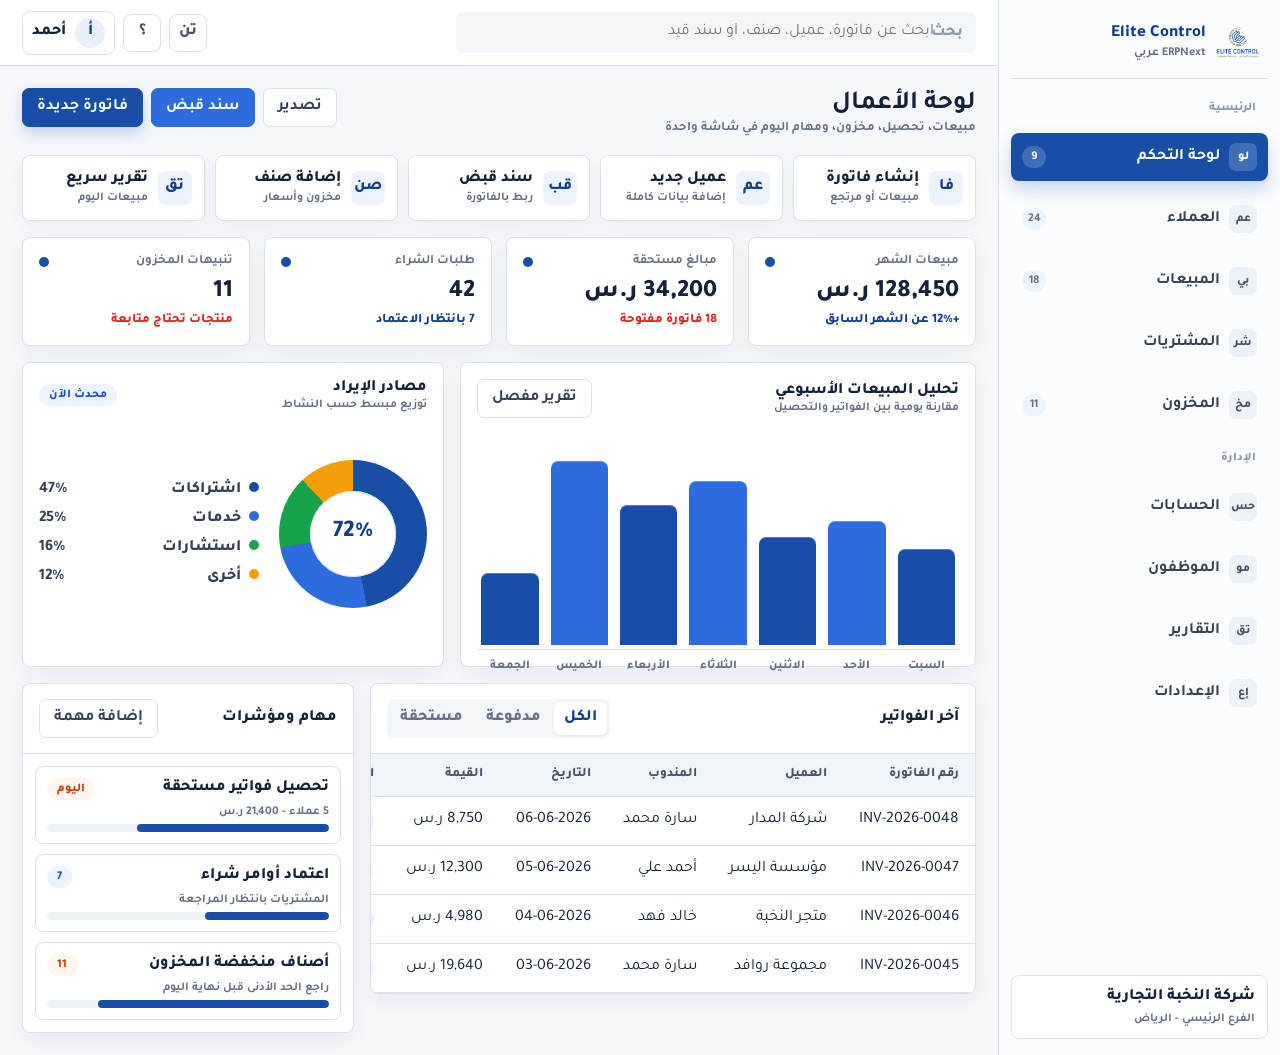
<file: preview/index.html>
<!doctype html>
<html lang="ar" dir="rtl">
<head>
  <meta charset="utf-8">
  <meta name="viewport" content="width=device-width, initial-scale=1">
  <title>معاينة ثيم ERPNext العربي</title>
  <link rel="stylesheet" href="../erpnext_elite_theme/public/css/elite_theme.css">
  <style>
    * { box-sizing: border-box; }
    body { margin: 0; background: var(--elite-bg); color: var(--elite-ink); font-family: var(--font-stack); }
    button, input, select { font: inherit; }
    .preview-shell { min-height: 100vh; display: grid; grid-template-columns: 282px 1fr; }
    .sidebar { min-height: 100vh; background: #fbfcfe; border-left: 1px solid var(--elite-border); padding: 16px 12px; display: flex; flex-direction: column; gap: 14px; position: sticky; top: 0; }
    .brand { display: flex; align-items: center; gap: 10px; padding: 4px 8px 14px; border-bottom: 1px solid var(--elite-border); }
    .brand-logo { width: 44px; height: 44px; object-fit: contain; flex: 0 0 44px; }
    .brand-name { font-size: 17px; font-weight: 800; color: var(--elite-primary-dark); }
    .brand-subtitle { color: var(--elite-muted); font-size: 12px; font-weight: 700; margin-top: 2px; }
    .nav-group-title { color: #8a98aa; font-size: 12px; font-weight: 800; padding: 8px 12px 4px; }
    .nav-item { width: 100%; border: 0; background: transparent; display: grid; grid-template-columns: 28px 1fr auto; align-items: center; gap: 9px; padding: 10px 11px; border-radius: 8px; color: #334155; font-weight: 700; text-align: right; cursor: pointer; }
    .nav-item:hover { background: var(--elite-soft); color: var(--elite-primary-dark); }
    .nav-item.active { background: var(--elite-primary); color: #fff; box-shadow: 0 9px 18px rgba(23, 79, 166, 0.22); }
    .nav-icon { width: 28px; height: 28px; border-radius: 7px; display: grid; place-items: center; background: #edf2f7; color: #475467; font-size: 12px; font-weight: 800; }
    .active .nav-icon { background: rgba(255,255,255,.18); color: #fff; }
    .nav-count { min-width: 24px; height: 22px; display: grid; place-items: center; border-radius: 999px; background: #eef4ff; color: var(--elite-accent); font-size: 12px; }
    .active .nav-count { background: rgba(255,255,255,.18); color: #fff; }
    .sidebar-footer { margin-top: auto; background: #fff; border: 1px solid var(--elite-border); border-radius: 8px; padding: 12px; }
    .company-name { font-weight: 800; margin-bottom: 5px; }
    .company-meta { color: var(--elite-muted); font-size: 12px; font-weight: 700; }
    .main { min-width: 0; }
    .topbar { height: 66px; background: #fff; border-bottom: 1px solid var(--elite-border); display: grid; grid-template-columns: minmax(260px, 520px) 1fr auto; align-items: center; gap: 14px; padding: 0 22px; position: sticky; top: 0; z-index: 4; }
    .search-wrap { position: relative; }
    .search { width: 100%; border: 0; background: #f3f6f9; border-radius: 8px; padding: 11px 42px 11px 14px; color: var(--elite-ink); }
    .search-mark { position: absolute; right: 13px; top: 50%; transform: translateY(-50%); color: #8a98aa; font-weight: 800; }
    .top-actions { display: flex; align-items: center; justify-content: flex-end; gap: 8px; }
    .icon-btn { width: 38px; height: 38px; border-radius: 8px; border: 1px solid var(--elite-border); background: #fff; color: #475467; font-weight: 800; cursor: pointer; }
    .user-chip { display: flex; align-items: center; gap: 9px; border: 1px solid var(--elite-border); background: #fff; border-radius: 8px; padding: 6px 9px; font-weight: 800; }
    .avatar { width: 30px; height: 30px; border-radius: 50%; display: grid; place-items: center; background: #e9f0fb; color: var(--elite-primary-dark); }
    .content { padding: 22px; }
    .page-title { display: flex; align-items: flex-start; justify-content: space-between; gap: 16px; margin-bottom: 18px; }
    h1 { margin: 0; font-size: 26px; line-height: 1.25; letter-spacing: 0; }
    .label { color: var(--elite-muted); font-weight: 700; font-size: 13px; }
    .actions { display: flex; gap: 8px; flex-wrap: wrap; justify-content: flex-end; }
    .btn { border: 1px solid var(--elite-border); border-radius: 7px; background: #fff; padding: 9px 14px; font-weight: 800; color: #344054; cursor: pointer; min-height: 38px; }
    .btn-primary { background: var(--elite-primary); border-color: var(--elite-primary); color: #fff; box-shadow: 0 6px 14px rgba(23, 79, 166, 0.22); }
    .btn-blue { background: var(--elite-secondary); border-color: var(--elite-secondary); color: #fff; }
    .quick-actions { display: grid; grid-template-columns: repeat(5, minmax(0, 1fr)); gap: 10px; margin-bottom: 16px; }
    .quick-card { border: 1px solid var(--elite-border); background: #fff; border-radius: 8px; padding: 12px; display: flex; align-items: center; gap: 10px; min-height: 66px; box-shadow: 0 8px 22px rgba(15, 23, 42, 0.04); }
    .quick-icon { flex: 0 0 34px; width: 34px; height: 34px; border-radius: 8px; display: grid; place-items: center; background: var(--elite-soft); color: var(--elite-primary-dark); font-weight: 800; }
    .quick-title { font-weight: 800; }
    .quick-sub { color: var(--elite-muted); font-size: 12px; font-weight: 700; margin-top: 2px; }
    .cards { display: grid; grid-template-columns: repeat(4, minmax(0, 1fr)); gap: 14px; margin-bottom: 16px; }
    .card { background: #fff; border: 1px solid var(--elite-border); border-radius: 8px; padding: 16px; box-shadow: 0 8px 22px rgba(15, 23, 42, 0.05); }
    .card-top { display: flex; justify-content: space-between; gap: 10px; align-items: center; }
    .value { font-size: 25px; font-weight: 800; margin-top: 8px; }
    .trend { color: var(--elite-primary-dark); font-weight: 800; margin-top: 5px; font-size: 13px; }
    .trend.danger { color: var(--elite-danger); }
    .status-dot { width: 10px; height: 10px; border-radius: 50%; background: var(--elite-primary); }
    .insight-grid { display: grid; grid-template-columns: minmax(0, 1.1fr) minmax(0, .9fr); gap: 16px; margin-bottom: 16px; }
    .chart-card { background: #fff; border: 1px solid var(--elite-border); border-radius: 8px; padding: 16px; box-shadow: 0 8px 22px rgba(15, 23, 42, 0.05); }
    .chart-head { display: flex; justify-content: space-between; gap: 12px; align-items: center; margin-bottom: 12px; }
    .chart-title { font-weight: 800; }
    .chart-caption { color: var(--elite-muted); font-size: 12px; font-weight: 700; }
    .bar-chart { height: 220px; display: grid; grid-template-columns: repeat(7, minmax(26px, 1fr)); gap: 12px; align-items: end; padding: 16px 4px 4px; border-bottom: 1px solid var(--elite-border); }
    .bar { min-height: 18px; border-radius: 7px 7px 0 0; background: var(--elite-primary); position: relative; box-shadow: inset 0 1px 0 rgba(255,255,255,.25); }
    .bar:nth-child(2n) { background: var(--elite-secondary); }
    .bar span { position: absolute; bottom: -28px; right: 50%; transform: translateX(50%); color: var(--elite-muted); font-size: 12px; font-weight: 800; }
    .donut-wrap { display: grid; grid-template-columns: 150px 1fr; gap: 18px; align-items: center; min-height: 220px; }
    .donut { width: 148px; height: 148px; border-radius: 50%; background: conic-gradient(var(--elite-primary) 0 47%, var(--elite-secondary) 47% 72%, #16a34a 72% 88%, #f59e0b 88% 100%); display: grid; place-items: center; }
    .donut::after { content: "72%"; width: 86px; height: 86px; border-radius: 50%; display: grid; place-items: center; background: #fff; color: var(--elite-primary-dark); font-size: 24px; font-weight: 800; box-shadow: inset 0 0 0 1px var(--elite-border); }
    .legend { display: grid; gap: 10px; }
    .legend-item { display: flex; align-items: center; justify-content: space-between; gap: 8px; color: #344054; font-weight: 800; }
    .legend-item i { width: 10px; height: 10px; border-radius: 50%; display: inline-block; margin-left: 8px; }
    .dashboard-grid { display: grid; grid-template-columns: minmax(0, 1.55fr) minmax(320px, .85fr); gap: 16px; align-items: start; }
    .panel { background: #fff; border: 1px solid var(--elite-border); border-radius: 8px; overflow: hidden; box-shadow: 0 8px 22px rgba(15, 23, 42, 0.05); }
    .panel-head { padding: 15px 16px; border-bottom: 1px solid var(--elite-border); display: flex; justify-content: space-between; align-items: center; gap: 10px; }
    .panel-title { font-weight: 800; }
    .tabs { display: flex; background: #f3f6f9; padding: 3px; border-radius: 7px; gap: 3px; }
    .tab { border: 0; background: transparent; border-radius: 6px; padding: 7px 10px; color: #667085; font-weight: 800; cursor: pointer; }
    .tab.active { background: #fff; color: var(--elite-primary-dark); box-shadow: 0 1px 3px rgba(15,23,42,.08); }
    table { width: 100%; border-collapse: collapse; }
    th, td { padding: 13px 16px; text-align: right; border-bottom: 1px solid var(--elite-border); white-space: nowrap; }
    th { background: #f0f5f9; color: #475467; font-size: 13px; font-weight: 800; }
    tr:hover td { background: #f8fbfc; }
    .pill { display: inline-flex; align-items: center; border-radius: 999px; padding: 4px 10px; font-weight: 800; font-size: 12px; background: var(--elite-soft); color: var(--elite-primary-dark); }
    .pill.warn { background: #fff7ed; color: #c2410c; }
    .pill.blue { background: #eef4ff; color: #1d4ed8; }
    .side-list { padding: 12px; display: grid; gap: 10px; }
    .task { border: 1px solid var(--elite-border); border-radius: 8px; padding: 11px; display: grid; gap: 5px; }
    .task-head { display: flex; justify-content: space-between; gap: 8px; align-items: center; font-weight: 800; }
    .task-meta { color: var(--elite-muted); font-size: 12px; font-weight: 700; }
    .progress { height: 8px; border-radius: 999px; background: #edf2f7; overflow: hidden; }
    .progress span { display: block; height: 100%; background: var(--elite-primary); border-radius: inherit; }
    @media (max-width: 1120px) {
      .preview-shell { grid-template-columns: 82px 1fr; }
      .brand-name, .brand-subtitle, .nav-text, .nav-count, .nav-group-title, .sidebar-footer { display: none; }
      .brand { justify-content: center; padding-inline: 0; }
      .nav-item { grid-template-columns: 1fr; justify-items: center; padding: 10px; }
      .quick-actions { grid-template-columns: repeat(3, minmax(0, 1fr)); }
      .insight-grid { grid-template-columns: 1fr; }
      .dashboard-grid { grid-template-columns: 1fr; }
    }
    @media (max-width: 820px) {
      .preview-shell { grid-template-columns: 1fr; }
      .sidebar { position: static; min-height: auto; flex-direction: row; overflow-x: auto; border-left: 0; border-bottom: 1px solid var(--elite-border); }
      .brand { display: none; }
      .nav-item { min-width: 72px; }
      .topbar { grid-template-columns: 1fr auto; padding: 0 14px; }
      .user-chip { display: none; }
      .content { padding: 16px; }
      .page-title { flex-direction: column; }
      .actions { justify-content: flex-start; }
      .cards { grid-template-columns: repeat(2, minmax(0, 1fr)); }
      .quick-actions { grid-template-columns: repeat(2, minmax(0, 1fr)); }
      .donut-wrap { grid-template-columns: 1fr; justify-items: center; }
      .panel { overflow-x: auto; }
      table { min-width: 720px; }
    }
    @media (max-width: 560px) {
      .cards, .quick-actions { grid-template-columns: 1fr; }
      .top-actions .icon-btn:nth-child(2) { display: none; }
      h1 { font-size: 22px; }
    }
  </style>
</head>
<body class="elite-ar-theme">
  <div class="preview-shell">
    <aside class="sidebar">
      <div class="brand">
        <img class="brand-logo" src="elite-control-logo.png" alt="Elite Control">
        <div>
          <div class="brand-name">Elite Control</div>
          <div class="brand-subtitle">ERPNext عربي</div>
        </div>
      </div>
      <div class="nav-group-title">الرئيسية</div>
      <button class="nav-item active"><span class="nav-icon">لو</span><span class="nav-text">لوحة التحكم</span><span class="nav-count">9</span></button>
      <button class="nav-item"><span class="nav-icon">عم</span><span class="nav-text">العملاء</span><span class="nav-count">24</span></button>
      <button class="nav-item"><span class="nav-icon">بي</span><span class="nav-text">المبيعات</span><span class="nav-count">18</span></button>
      <button class="nav-item"><span class="nav-icon">شر</span><span class="nav-text">المشتريات</span><span></span></button>
      <button class="nav-item"><span class="nav-icon">مخ</span><span class="nav-text">المخزون</span><span class="nav-count">11</span></button>
      <div class="nav-group-title">الإدارة</div>
      <button class="nav-item"><span class="nav-icon">حس</span><span class="nav-text">الحسابات</span><span></span></button>
      <button class="nav-item"><span class="nav-icon">مو</span><span class="nav-text">الموظفون</span><span></span></button>
      <button class="nav-item"><span class="nav-icon">تق</span><span class="nav-text">التقارير</span><span></span></button>
      <button class="nav-item"><span class="nav-icon">إع</span><span class="nav-text">الإعدادات</span><span></span></button>
      <div class="sidebar-footer">
        <div class="company-name">شركة النخبة التجارية</div>
        <div class="company-meta">الفرع الرئيسي - الرياض</div>
      </div>
    </aside>
    <main class="main">
      <header class="topbar">
        <div class="search-wrap">
          <span class="search-mark">بحث</span>
          <input class="search" placeholder="ابحث عن فاتورة، عميل، صنف، أو سند قيد">
        </div>
        <div></div>
        <div class="top-actions">
          <button class="icon-btn" title="الإشعارات">تن</button>
          <button class="icon-btn" title="المساعدة">؟</button>
          <div class="user-chip"><span class="avatar">أ</span><span>أحمد</span></div>
        </div>
      </header>
      <section class="content">
        <div class="page-title">
          <div>
            <h1>لوحة الأعمال</h1>
            <div class="label">مبيعات، تحصيل، مخزون، ومهام اليوم في شاشة واحدة</div>
          </div>
          <div class="actions">
            <button class="btn">تصدير</button>
            <button class="btn btn-blue">سند قبض</button>
            <button class="btn btn-primary">فاتورة جديدة</button>
          </div>
        </div>
        <div class="quick-actions">
          <div class="quick-card"><span class="quick-icon">فا</span><div><div class="quick-title">إنشاء فاتورة</div><div class="quick-sub">مبيعات أو مرتجع</div></div></div>
          <div class="quick-card"><span class="quick-icon">عم</span><div><div class="quick-title">عميل جديد</div><div class="quick-sub">إضافة بيانات كاملة</div></div></div>
          <div class="quick-card"><span class="quick-icon">قب</span><div><div class="quick-title">سند قبض</div><div class="quick-sub">ربط بالفاتورة</div></div></div>
          <div class="quick-card"><span class="quick-icon">صن</span><div><div class="quick-title">إضافة صنف</div><div class="quick-sub">مخزون وأسعار</div></div></div>
          <div class="quick-card"><span class="quick-icon">تق</span><div><div class="quick-title">تقرير سريع</div><div class="quick-sub">مبيعات اليوم</div></div></div>
        </div>
        <div class="cards">
          <div class="card"><div class="card-top"><div class="label">مبيعات الشهر</div><span class="status-dot"></span></div><div class="value">128,450 ر.س</div><div class="trend">+12% عن الشهر السابق</div></div>
          <div class="card"><div class="card-top"><div class="label">مبالغ مستحقة</div><span class="status-dot"></span></div><div class="value">34,200 ر.س</div><div class="trend danger">18 فاتورة مفتوحة</div></div>
          <div class="card"><div class="card-top"><div class="label">طلبات الشراء</div><span class="status-dot"></span></div><div class="value">42</div><div class="trend">7 بانتظار الاعتماد</div></div>
          <div class="card"><div class="card-top"><div class="label">تنبيهات المخزون</div><span class="status-dot"></span></div><div class="value">11</div><div class="trend danger">منتجات تحتاج متابعة</div></div>
        </div>
        <div class="insight-grid">
          <div class="chart-card">
            <div class="chart-head">
              <div>
                <div class="chart-title">تحليل المبيعات الأسبوعي</div>
                <div class="chart-caption">مقارنة يومية بين الفواتير والتحصيل</div>
              </div>
              <button class="btn">تقرير مفصل</button>
            </div>
            <div class="bar-chart" aria-label="مخطط مبيعات أسبوعي">
              <div class="bar" style="height: 48%"><span>السبت</span></div>
              <div class="bar" style="height: 62%"><span>الأحد</span></div>
              <div class="bar" style="height: 54%"><span>الاثنين</span></div>
              <div class="bar" style="height: 82%"><span>الثلاثاء</span></div>
              <div class="bar" style="height: 70%"><span>الأربعاء</span></div>
              <div class="bar" style="height: 92%"><span>الخميس</span></div>
              <div class="bar" style="height: 36%"><span>الجمعة</span></div>
            </div>
          </div>
          <div class="chart-card">
            <div class="chart-head">
              <div>
                <div class="chart-title">مصادر الإيراد</div>
                <div class="chart-caption">توزيع مبسط حسب النشاط</div>
              </div>
              <span class="pill blue">محدث الآن</span>
            </div>
            <div class="donut-wrap">
              <div class="donut" aria-label="مخطط دائري"></div>
              <div class="legend">
                <div class="legend-item"><span><i style="background: var(--elite-primary)"></i>اشتراكات</span><strong>47%</strong></div>
                <div class="legend-item"><span><i style="background: var(--elite-secondary)"></i>خدمات</span><strong>25%</strong></div>
                <div class="legend-item"><span><i style="background: #16a34a"></i>استشارات</span><strong>16%</strong></div>
                <div class="legend-item"><span><i style="background: #f59e0b"></i>أخرى</span><strong>12%</strong></div>
              </div>
            </div>
          </div>
        </div>
        <div class="dashboard-grid">
          <div class="panel">
            <div class="panel-head">
              <div class="panel-title">آخر الفواتير</div>
              <div class="tabs">
                <button class="tab active">الكل</button>
                <button class="tab">مدفوعة</button>
                <button class="tab">مستحقة</button>
              </div>
            </div>
            <table>
              <thead>
                <tr><th>رقم الفاتورة</th><th>العميل</th><th>المندوب</th><th>التاريخ</th><th>القيمة</th><th>الحالة</th></tr>
              </thead>
              <tbody>
                <tr><td>INV-2026-0048</td><td>شركة المدار</td><td>سارة محمد</td><td>06-06-2026</td><td>8,750 ر.س</td><td><span class="pill">مدفوعة</span></td></tr>
                <tr><td>INV-2026-0047</td><td>مؤسسة اليسر</td><td>أحمد علي</td><td>05-06-2026</td><td>12,300 ر.س</td><td><span class="pill warn">مستحقة</span></td></tr>
                <tr><td>INV-2026-0046</td><td>متجر النخبة</td><td>خالد فهد</td><td>04-06-2026</td><td>4,980 ر.س</td><td><span class="pill">مدفوعة</span></td></tr>
                <tr><td>INV-2026-0045</td><td>مجموعة روافد</td><td>سارة محمد</td><td>03-06-2026</td><td>19,640 ر.س</td><td><span class="pill blue">جزئية</span></td></tr>
              </tbody>
            </table>
          </div>
          <div class="panel">
            <div class="panel-head">
              <div class="panel-title">مهام ومؤشرات</div>
              <button class="btn">إضافة مهمة</button>
            </div>
            <div class="side-list">
              <div class="task">
                <div class="task-head"><span>تحصيل فواتير مستحقة</span><span class="pill warn">اليوم</span></div>
                <div class="task-meta">5 عملاء - 21,400 ر.س</div>
                <div class="progress"><span style="width: 68%"></span></div>
              </div>
              <div class="task">
                <div class="task-head"><span>اعتماد أوامر شراء</span><span class="pill blue">7</span></div>
                <div class="task-meta">المشتريات بانتظار المراجعة</div>
                <div class="progress"><span style="width: 44%"></span></div>
              </div>
              <div class="task">
                <div class="task-head"><span>أصناف منخفضة المخزون</span><span class="pill warn">11</span></div>
                <div class="task-meta">راجع الحد الأدنى قبل نهاية اليوم</div>
                <div class="progress"><span style="width: 82%"></span></div>
              </div>
            </div>
          </div>
        </div>
      </section>
    </main>
  </div>
</body>
</html>
</file>
<file: erpnext_elite_theme/public/css/elite_theme.css>
@import url("https://fonts.googleapis.com/css2?family=Tajawal:wght@400;500;700;800&display=swap");

:root {
  --elite-primary: #174fa6;
  --elite-primary-dark: #123f86;
  --elite-accent: #6f747b;
  --elite-secondary: #2d6cdf;
  --elite-success: #16a34a;
  --elite-ink: #132238;
  --elite-muted: #667085;
  --elite-bg: #f5f7fb;
  --elite-surface: #ffffff;
  --elite-soft: #edf3fc;
  --elite-border: #d9e2ec;
  --elite-warning: #f59e0b;
  --elite-danger: #dc2626;
  --elite-radius: 8px;
  --font-stack: "Tajawal", "Inter", "Segoe UI", Tahoma, Arial, sans-serif;
}

html[dir="rtl"],
html[lang^="ar"],
body.elite-ar-theme {
  direction: rtl;
}

body.elite-ar-theme,
body.elite-ar-theme .page-container,
body.elite-ar-theme .layout-main-section {
  background: var(--elite-bg);
  color: var(--elite-ink);
  font-family: var(--font-stack);
}

body.elite-ar-theme .navbar,
body.elite-ar-theme .web-footer {
  background: var(--elite-surface);
  border-color: var(--elite-border);
  box-shadow: 0 1px 0 rgba(16, 24, 40, 0.06);
}

body.elite-ar-theme .navbar .navbar-brand,
body.elite-ar-theme .app-logo {
  color: var(--elite-primary-dark);
  font-weight: 800;
  letter-spacing: 0;
}

body.elite-ar-theme .app-logo img,
body.elite-ar-theme .navbar-brand img {
  max-height: 34px;
  object-fit: contain;
}

body.elite-ar-theme .standard-sidebar,
body.elite-ar-theme .desk-sidebar,
body.elite-ar-theme .layout-side-section {
  background: #fbfcfe;
  border-left: 1px solid var(--elite-border);
  border-right: 0;
}

body.elite-ar-theme .standard-sidebar .sidebar-item,
body.elite-ar-theme .desk-sidebar .sidebar-item,
body.elite-ar-theme .layout-side-section .sidebar-item {
  border-radius: var(--elite-radius);
  color: #334155;
  margin: 2px 8px;
  padding: 9px 12px;
  font-weight: 700;
  min-height: 38px;
  transition: background .16s ease, color .16s ease, box-shadow .16s ease;
}

body.elite-ar-theme .standard-sidebar .sidebar-item:hover,
body.elite-ar-theme .desk-sidebar .sidebar-item:hover,
body.elite-ar-theme .layout-side-section .sidebar-item:hover {
  background: var(--elite-soft);
  color: var(--elite-primary-dark);
}

body.elite-ar-theme .standard-sidebar .sidebar-item.selected,
body.elite-ar-theme .desk-sidebar .sidebar-item.selected,
body.elite-ar-theme .layout-side-section .sidebar-item.selected {
  background: var(--elite-primary);
  color: #fff;
  font-weight: 700;
  box-shadow: 0 8px 18px rgba(23, 79, 166, .22);
}

body.elite-ar-theme .sidebar-item-icon,
body.elite-ar-theme .standard-sidebar .icon,
body.elite-ar-theme .desk-sidebar .icon {
  margin-left: 8px;
  margin-right: 0;
}

body.elite-ar-theme .page-head,
body.elite-ar-theme .page-title,
body.elite-ar-theme .workspace-title {
  color: var(--elite-ink);
  font-weight: 800;
  letter-spacing: 0;
}

body.elite-ar-theme .page-head {
  background: transparent;
  border-bottom: 1px solid transparent;
  padding-top: 16px;
}

body.elite-ar-theme .page-actions {
  gap: 8px;
}

body.elite-ar-theme .widget,
body.elite-ar-theme .number-widget-box,
body.elite-ar-theme .dashboard-card,
body.elite-ar-theme .frappe-card,
body.elite-ar-theme .form-dashboard-section,
body.elite-ar-theme .kanban-column,
body.elite-ar-theme .report-wrapper,
body.elite-ar-theme .query-report,
body.elite-ar-theme .chart-wrapper,
body.elite-ar-theme .dashboard-graph {
  background: var(--elite-surface);
  border: 1px solid var(--elite-border);
  border-radius: var(--elite-radius);
  box-shadow: 0 8px 22px rgba(15, 23, 42, 0.05);
}

body.elite-ar-theme .number-widget-box .widget-head .widget-title,
body.elite-ar-theme .widget-title {
  color: var(--elite-muted);
  font-size: 13px;
  font-weight: 700;
}

body.elite-ar-theme .number-widget-box .widget-body .widget-content,
body.elite-ar-theme .number {
  color: var(--elite-ink);
  font-weight: 800;
}

body.elite-ar-theme .btn {
  border-radius: 7px;
  font-family: var(--font-stack);
  font-weight: 700;
  min-height: 34px;
  transition: background .16s ease, border-color .16s ease, box-shadow .16s ease;
}

body.elite-ar-theme .btn-primary,
body.elite-ar-theme .primary-action {
  background: var(--elite-primary);
  border-color: var(--elite-primary);
  color: #fff;
  box-shadow: 0 6px 14px rgba(23, 79, 166, 0.22);
}

body.elite-ar-theme .btn-info,
body.elite-ar-theme .btn-success {
  background: var(--elite-secondary);
  border-color: var(--elite-secondary);
  color: #fff;
}

body.elite-ar-theme .btn-primary:hover,
body.elite-ar-theme .primary-action:hover {
  background: var(--elite-primary-dark);
  border-color: var(--elite-primary-dark);
}

body.elite-ar-theme .btn-default,
body.elite-ar-theme .btn-secondary {
  background: #fff;
  border-color: var(--elite-border);
  color: #344054;
}

body.elite-ar-theme .form-control,
body.elite-ar-theme .input-with-feedback,
body.elite-ar-theme .awesomplete input,
body.elite-ar-theme .ql-container {
  background: #fff;
  border: 1px solid var(--elite-border);
  border-radius: 7px;
  color: var(--elite-ink);
  font-family: var(--font-stack);
}

body.elite-ar-theme .form-section,
body.elite-ar-theme .section-body,
body.elite-ar-theme .form-column {
  border-color: var(--elite-border);
}

body.elite-ar-theme .form-control:focus,
body.elite-ar-theme .input-with-feedback:focus {
  border-color: var(--elite-primary);
  box-shadow: 0 0 0 3px rgba(23, 79, 166, 0.14);
}

body.elite-ar-theme .control-label,
body.elite-ar-theme .form-section .section-head {
  color: #344054;
  font-weight: 700;
}

body.elite-ar-theme .list-row,
body.elite-ar-theme .list-row-head,
body.elite-ar-theme .datatable,
body.elite-ar-theme .dt-scrollable {
  border-color: var(--elite-border);
}

body.elite-ar-theme .list-row-head,
body.elite-ar-theme .dt-header,
body.elite-ar-theme .datatable .dt-header .dt-cell {
  background: #f0f5f9;
  color: #475467;
  font-weight: 800;
}

body.elite-ar-theme .list-row,
body.elite-ar-theme .datatable .dt-row {
  background: #fff;
}

body.elite-ar-theme .list-row:hover,
body.elite-ar-theme .datatable .dt-row:hover {
  background: #f8fbfc;
}

body.elite-ar-theme .report-summary,
body.elite-ar-theme .report-summary .summary-value,
body.elite-ar-theme .dashboard-stat {
  color: var(--elite-ink);
  font-weight: 800;
}

body.elite-ar-theme .report-summary .summary-label,
body.elite-ar-theme .filter-label,
body.elite-ar-theme .field-label {
  color: var(--elite-muted);
  font-weight: 700;
}

body.elite-ar-theme .report-filters,
body.elite-ar-theme .filter-section,
body.elite-ar-theme .page-form,
body.elite-ar-theme .filter-area {
  background: #fff;
  border: 1px solid var(--elite-border);
  border-radius: var(--elite-radius);
  padding: 10px;
}

body.elite-ar-theme .chart-container,
body.elite-ar-theme .frappe-chart,
body.elite-ar-theme .graph-svg-tip {
  font-family: var(--font-stack);
}

body.elite-ar-theme .frappe-chart .axis,
body.elite-ar-theme .frappe-chart .y.axis,
body.elite-ar-theme .frappe-chart .x.axis {
  color: var(--elite-muted);
}

body.elite-ar-theme .chart-legend,
body.elite-ar-theme .legend-dataset-label {
  color: #344054;
  font-weight: 700;
}

body.elite-ar-theme .indicator-pill,
body.elite-ar-theme .indicator {
  border-radius: 999px;
  font-weight: 700;
}

body.elite-ar-theme .workspace-section .shortcut-widget-box,
body.elite-ar-theme .shortcut-widget-box {
  background: #fff;
  border: 1px solid var(--elite-border);
  border-radius: var(--elite-radius);
  box-shadow: 0 8px 20px rgba(15, 23, 42, .045);
  transition: transform .16s ease, box-shadow .16s ease;
}

body.elite-ar-theme .workspace-chart,
body.elite-ar-theme .dashboard-chart,
body.elite-ar-theme .widget.chart {
  min-height: 260px;
}

body.elite-ar-theme .kanban-board,
body.elite-ar-theme .calendar,
body.elite-ar-theme .gantt-container {
  background: #fff;
  border: 1px solid var(--elite-border);
  border-radius: var(--elite-radius);
}

body.elite-ar-theme .kanban-card,
body.elite-ar-theme .calendar-event,
body.elite-ar-theme .gantt-task {
  border-radius: 7px;
  border-color: var(--elite-border);
}

body.elite-ar-theme .progress,
body.elite-ar-theme .progress-bar {
  border-radius: 999px;
}

body.elite-ar-theme .progress-bar {
  background-color: var(--elite-primary);
}

body.elite-ar-theme .workspace-section .shortcut-widget-box:hover,
body.elite-ar-theme .shortcut-widget-box:hover {
  transform: translateY(-1px);
  box-shadow: 0 12px 24px rgba(15, 23, 42, .075);
}

body.elite-ar-theme .workspace-section .shortcut-widget-box .widget-title,
body.elite-ar-theme .shortcut-widget-box .widget-title {
  color: var(--elite-ink);
  font-weight: 800;
}

body.elite-ar-theme .desk-sidebar .standard-sidebar-label,
body.elite-ar-theme .standard-sidebar-label,
body.elite-ar-theme .sidebar-section-label {
  color: #8a98aa;
  font-size: 12px;
  font-weight: 800;
  letter-spacing: 0;
}

body.elite-ar-theme .dropdown-menu {
  border: 1px solid var(--elite-border);
  border-radius: var(--elite-radius);
  box-shadow: 0 16px 32px rgba(15, 23, 42, 0.12);
  text-align: right;
}

body.elite-ar-theme .dropdown-item,
body.elite-ar-theme .dropdown-menu > li > a {
  color: #344054;
  font-family: var(--font-stack);
  text-align: right;
}

body.elite-ar-theme .dropdown-item:hover,
body.elite-ar-theme .dropdown-menu > li > a:hover {
  background: var(--elite-soft);
  color: var(--elite-primary-dark);
}

body.elite-ar-theme .modal-content {
  border: 1px solid var(--elite-border);
  border-radius: var(--elite-radius);
  box-shadow: 0 22px 50px rgba(15, 23, 42, 0.2);
}

body.elite-ar-theme .modal-header,
body.elite-ar-theme .modal-footer {
  border-color: var(--elite-border);
}

body.elite-ar-theme .avatar,
body.elite-ar-theme .user-avatar {
  border: 2px solid #e9f0fb;
}

body.elite-ar-theme .search-bar .awesomplete input,
body.elite-ar-theme .navbar-search input {
  background: #f3f6f9;
  border-color: transparent;
}

body.elite-ar-theme .navbar .form-control,
body.elite-ar-theme .navbar input {
  min-height: 38px;
}

body.elite-ar-theme .timeline-item,
body.elite-ar-theme .comment-box {
  border-color: var(--elite-border);
}

body.elite-ar-theme .form-tabs-list .nav-link.active,
body.elite-ar-theme .nav-tabs .nav-link.active {
  border-bottom-color: var(--elite-primary);
  color: var(--elite-primary-dark);
  font-weight: 800;
}

body.elite-ar-theme .print-format,
body.elite-ar-theme .print-preview,
body.elite-ar-theme .print-format-preview {
  color: var(--elite-ink);
  font-family: var(--font-stack);
}

body.elite-ar-theme .print-format table,
body.elite-ar-theme .print-format th,
body.elite-ar-theme .print-format td {
  border-color: #cfd8e3;
}

body.elite-ar-theme .print-format th {
  background: #f0f4fa;
  color: var(--elite-primary-dark);
  font-weight: 800;
}

body.elite-ar-theme .onboarding-step,
body.elite-ar-theme .setup-wizard-slide,
body.elite-ar-theme .empty-state {
  background: #fff;
  border: 1px solid var(--elite-border);
  border-radius: var(--elite-radius);
}

body.elite-ar-theme .elite-settings {
  padding: 8px 0 28px;
}

body.elite-ar-theme .elite-settings-hero {
  display: flex;
  justify-content: space-between;
  gap: 18px;
  align-items: center;
  background: linear-gradient(135deg, var(--elite-primary), var(--elite-primary-dark));
  border-radius: var(--elite-radius);
  color: #fff;
  padding: 24px;
  margin-bottom: 16px;
  box-shadow: 0 18px 36px rgba(23, 79, 166, .18);
}

body.elite-ar-theme .elite-settings-hero h2 {
  margin: 4px 0 8px;
  font-size: 28px;
  font-weight: 800;
}

body.elite-ar-theme .elite-settings-hero p,
body.elite-ar-theme .elite-settings-eyebrow {
  color: rgba(255, 255, 255, .82);
  font-weight: 700;
}

body.elite-ar-theme .elite-settings-logo-preview {
  max-width: 190px;
  max-height: 105px;
  object-fit: contain;
  background: #fff;
  border-radius: 8px;
  padding: 10px;
}

body.elite-ar-theme .elite-settings-grid {
  display: grid;
  grid-template-columns: repeat(3, minmax(0, 1fr));
  gap: 14px;
}

body.elite-ar-theme .elite-settings-card {
  background: #fff;
  border: 1px solid var(--elite-border);
  border-radius: var(--elite-radius);
  box-shadow: 0 8px 22px rgba(15, 23, 42, .05);
  padding: 16px;
}

body.elite-ar-theme .elite-settings-card h3 {
  margin: 0 0 14px;
  color: var(--elite-ink);
  font-size: 17px;
  font-weight: 800;
}

body.elite-ar-theme .elite-settings-card label {
  display: grid;
  gap: 7px;
  margin-bottom: 12px;
  color: #344054;
  font-weight: 800;
}

body.elite-ar-theme .elite-settings-card input[type="text"] {
  width: 100%;
  min-height: 38px;
  border: 1px solid var(--elite-border);
  border-radius: 7px;
  padding: 8px 10px;
  color: var(--elite-ink);
}

body.elite-ar-theme .elite-settings-card input[type="color"] {
  width: 100%;
  min-height: 42px;
  border: 1px solid var(--elite-border);
  border-radius: 7px;
  padding: 4px;
  background: #fff;
}

body.elite-ar-theme .elite-settings-actions,
body.elite-ar-theme .elite-preview-toolbar {
  display: flex;
  gap: 8px;
  flex-wrap: wrap;
}

body.elite-ar-theme .elite-preview-metric {
  margin: 18px 0;
  display: grid;
  gap: 6px;
}

body.elite-ar-theme .elite-preview-metric span {
  color: var(--elite-muted);
  font-weight: 800;
}

body.elite-ar-theme .elite-preview-metric strong {
  color: var(--elite-ink);
  font-size: 28px;
  font-weight: 800;
}

body.elite-ar-theme .elite-preview-bars {
  height: 150px;
  display: grid;
  grid-template-columns: repeat(5, minmax(0, 1fr));
  gap: 10px;
  align-items: end;
  border-bottom: 1px solid var(--elite-border);
  padding-top: 12px;
}

body.elite-ar-theme .elite-preview-bars i {
  display: block;
  border-radius: 7px 7px 0 0;
  background: var(--elite-primary);
}

body.elite-ar-theme .elite-preview-bars i:nth-child(2n) {
  background: var(--elite-secondary);
}

@media (max-width: 1100px) {
  body.elite-ar-theme .elite-settings-grid {
    grid-template-columns: 1fr;
  }
}

@media (max-width: 768px) {
  body.elite-ar-theme .page-head {
    padding-inline: 12px;
  }

  body.elite-ar-theme .standard-sidebar,
  body.elite-ar-theme .desk-sidebar {
    border-left: 0;
  }

  body.elite-ar-theme .btn {
    min-height: 36px;
  }
}

body.elite-ar-theme .elite-print-preview {
  direction: rtl;
  max-width: 1060px;
  margin: 0 auto;
  color: var(--elite-ink);
}

body.elite-ar-theme .elite-print-preview header,
body.elite-ar-theme .elite-print-meta,
body.elite-ar-theme .elite-print-totals {
  display: grid;
  gap: 10px;
}

body.elite-ar-theme .elite-print-preview header {
  grid-template-columns: 1fr auto;
  align-items: start;
  border-bottom: 1px solid var(--elite-border);
  padding-bottom: 12px;
  margin-bottom: 14px;
}

body.elite-ar-theme .elite-print-preview h2 {
  margin: 0;
  color: var(--elite-primary-dark);
  font-weight: 800;
}

body.elite-ar-theme .elite-print-meta {
  grid-template-columns: repeat(4, minmax(0, 1fr));
  margin-bottom: 14px;
}

body.elite-ar-theme .elite-print-meta div,
body.elite-ar-theme .elite-print-totals div {
  border: 1px solid var(--elite-border);
  border-radius: 7px;
  padding: 10px;
  background: #fff;
}

body.elite-ar-theme .elite-print-preview table {
  width: 100%;
  border-collapse: collapse;
}

body.elite-ar-theme .elite-print-preview th,
body.elite-ar-theme .elite-print-preview td {
  border-bottom: 1px solid var(--elite-border);
  padding: 10px;
  text-align: right;
  vertical-align: top;
}

body.elite-ar-theme .elite-print-preview small,
body.elite-ar-theme .elite-print-preview span {
  display: block;
  color: var(--elite-muted);
}

body.elite-ar-theme .elite-print-totals {
  width: min(420px, 100%);
  margin: 16px 0 0 auto;
}

body.elite-ar-theme .elite-print-totals .grand {
  background: var(--elite-primary);
  color: #fff;
}

body.elite-ar-theme .elite-print-totals .grand span {
  color: #fff;
}
</file>
